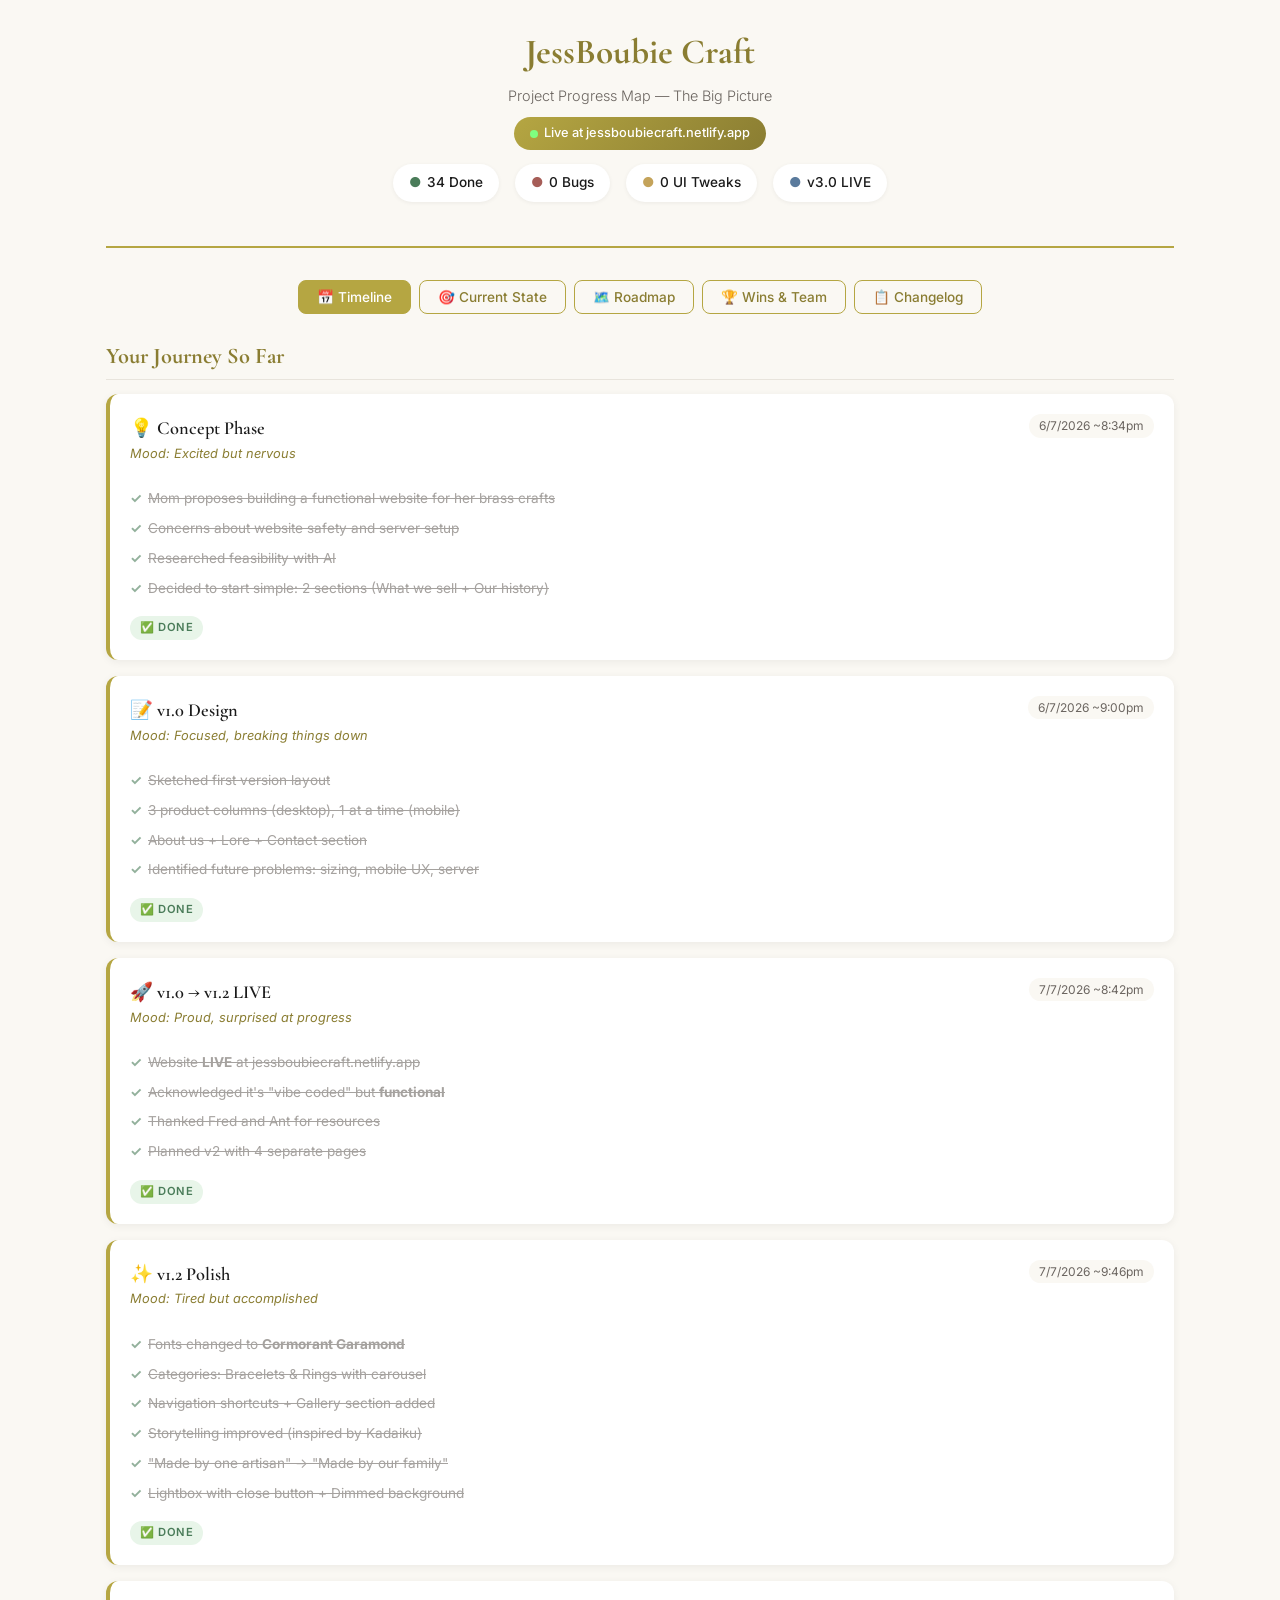
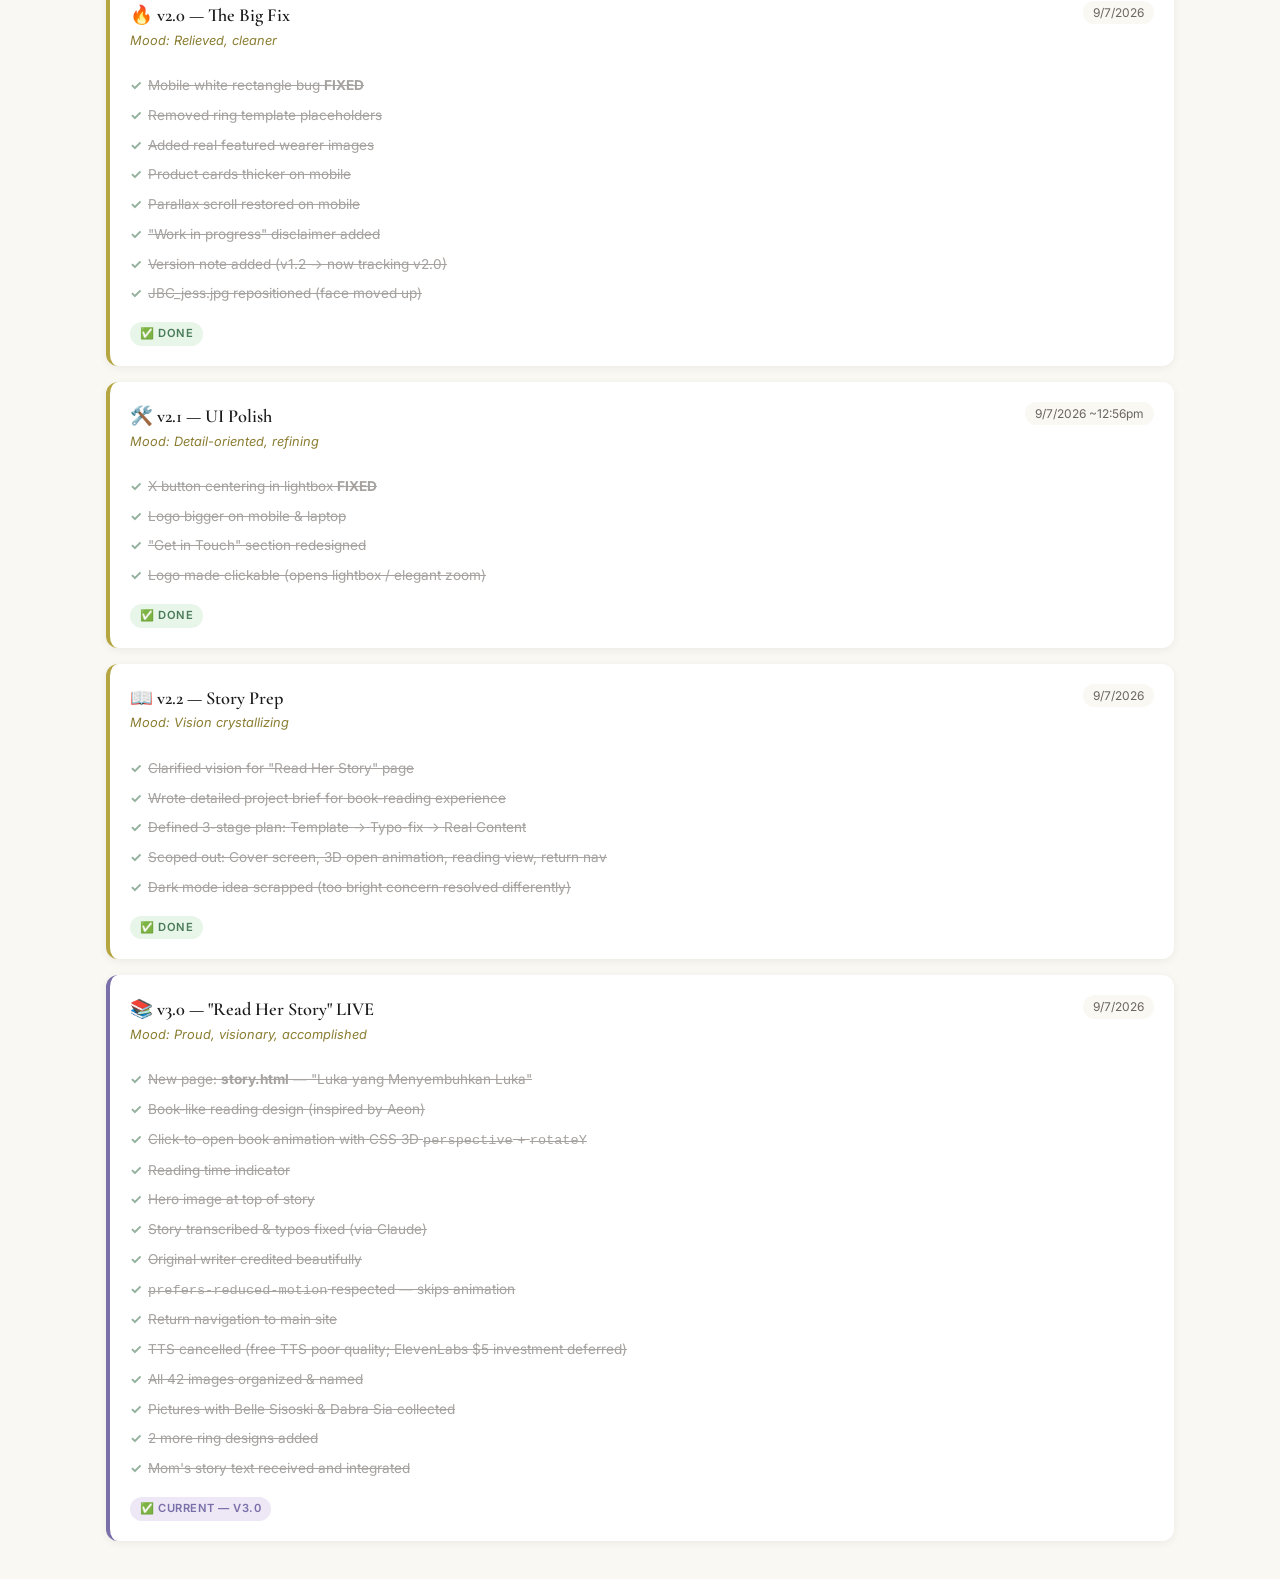
<file: assets/projects/JBCv3.0_progress.html>
<!DOCTYPE html>
<html lang="en">
<head>
<meta charset="UTF-8">
<meta name="viewport" content="width=device-width, initial-scale=1.0">
<title>JBC Progress Map</title>
<style>
  @import url('https://fonts.googleapis.com/css2?family=Cormorant+Garamond:ital,wght@0,400;0,600;0,700;1,400&family=Inter:wght@300;400;500;600&display=swap');

  :root {
    --brass: #b5a642;
    --brass-light: #d4c574;
    --brass-dark: #8a7d32;
    --ink: #1a1a1a;
    --parchment: #faf8f3;
    --warm-gray: #6b6560;
    --success: #4a7c59;
    --warning: #c4a35a;
    --danger: #a65d57;
    --info: #5a7a9c;
    --soft-purple: #7a6fa8;
  }

  * { box-sizing: border-box; margin: 0; padding: 0; }

  body {
    font-family: 'Inter', sans-serif;
    background: var(--parchment);
    color: var(--ink);
    line-height: 1.6;
  }

  .container {
    max-width: 1100px;
    margin: 0 auto;
    padding: 24px 16px;
  }

  .header {
    text-align: center;
    margin-bottom: 32px;
    padding-bottom: 20px;
    border-bottom: 2px solid var(--brass);
  }

  .header h1 {
    font-family: 'Cormorant Garamond', serif;
    font-size: 2.2rem;
    font-weight: 700;
    color: var(--brass-dark);
    margin-bottom: 4px;
  }

  .header .subtitle {
    font-size: 0.9rem;
    color: var(--warm-gray);
    font-weight: 300;
  }

  .live-badge {
    display: inline-flex;
    align-items: center;
    gap: 6px;
    background: linear-gradient(135deg, var(--brass), var(--brass-dark));
    color: white;
    padding: 6px 16px;
    border-radius: 20px;
    font-size: 0.8rem;
    font-weight: 500;
    margin-top: 10px;
    text-decoration: none;
    transition: transform 0.2s;
  }

  .live-badge:hover { transform: scale(1.05); }
  .live-badge .dot {
    width: 8px; height: 8px;
    background: #7fff7f;
    border-radius: 50%;
    animation: pulse 2s infinite;
  }

  @keyframes pulse {
    0%, 100% { opacity: 1; }
    50% { opacity: 0.4; }
  }

  .tabs {
    display: flex;
    gap: 8px;
    margin-bottom: 24px;
    flex-wrap: wrap;
    justify-content: center;
  }

  .tab-btn {
    padding: 8px 18px;
    border: 1.5px solid var(--brass);
    background: transparent;
    color: var(--brass-dark);
    border-radius: 8px;
    cursor: pointer;
    font-family: 'Inter', sans-serif;
    font-size: 0.85rem;
    font-weight: 500;
    transition: all 0.2s;
  }

  .tab-btn:hover { background: rgba(181, 166, 66, 0.1); }
  .tab-btn.active {
    background: var(--brass);
    color: white;
    border-color: var(--brass);
  }

  .tab-panel { display: none; }
  .tab-panel.active { display: block; animation: fadeIn 0.3s ease; }

  @keyframes fadeIn {
    from { opacity: 0; transform: translateY(8px); }
    to { opacity: 1; transform: translateY(0); }
  }

  .card {
    background: white;
    border-radius: 12px;
    padding: 20px;
    margin-bottom: 16px;
    box-shadow: 0 2px 8px rgba(0,0,0,0.06);
    border-left: 4px solid var(--brass);
  }

  .card-header {
    display: flex;
    justify-content: space-between;
    align-items: flex-start;
    margin-bottom: 10px;
  }

  .card-title {
    font-family: 'Cormorant Garamond', serif;
    font-size: 1.15rem;
    font-weight: 600;
    color: var(--ink);
  }

  .card-date {
    font-size: 0.75rem;
    color: var(--warm-gray);
    background: var(--parchment);
    padding: 2px 10px;
    border-radius: 12px;
  }

  .card-mood {
    font-size: 0.8rem;
    color: var(--brass-dark);
    font-style: italic;
    margin-bottom: 10px;
  }

  .card-list {
    list-style: none;
    font-size: 0.85rem;
    color: var(--warm-gray);
  }

  .card-list li {
    padding: 4px 0;
    padding-left: 18px;
    position: relative;
  }

  .card-list li::before {
    content: "›";
    position: absolute;
    left: 0;
    color: var(--brass);
    font-weight: bold;
  }

  .card-list li.done { text-decoration: line-through; opacity: 0.6; }
  .card-list li.done::before { content: "✓"; color: var(--success); }

  .status-badge {
    display: inline-block;
    padding: 3px 10px;
    border-radius: 12px;
    font-size: 0.7rem;
    font-weight: 600;
    text-transform: uppercase;
    letter-spacing: 0.5px;
  }

  .status-done { background: #e8f5e9; color: var(--success); }
  .status-planned { background: #fff3e0; color: var(--warning); }
  .status-vision { background: #e3f2fd; color: var(--info); }
  .status-bug { background: #ffebee; color: var(--danger); }
  .status-current { background: #ede7f6; color: var(--soft-purple); }

  .progress-section {
    margin-bottom: 24px;
  }

  .progress-header {
    display: flex;
    justify-content: space-between;
    align-items: center;
    margin-bottom: 8px;
  }

  .progress-label {
    font-size: 0.9rem;
    font-weight: 600;
    color: var(--ink);
  }

  .progress-value {
    font-size: 0.85rem;
    color: var(--brass-dark);
    font-weight: 600;
  }

  .progress-bar-bg {
    height: 10px;
    background: #e8e4dc;
    border-radius: 5px;
    overflow: hidden;
  }

  .progress-bar-fill {
    height: 100%;
    border-radius: 5px;
    transition: width 0.8s ease;
  }

  .fill-done { background: linear-gradient(90deg, var(--success), #6ab77a); }
  .fill-planned { background: linear-gradient(90deg, var(--warning), #e8c97a); }
  .fill-bug { background: linear-gradient(90deg, var(--danger), #c97a74); }
  .fill-current { background: linear-gradient(90deg, var(--soft-purple), #9e94c7); }

  .feature-grid {
    display: grid;
    grid-template-columns: repeat(auto-fill, minmax(260px, 1fr));
    gap: 12px;
    margin-top: 12px;
  }

  .feature-item {
    display: flex;
    align-items: center;
    gap: 10px;
    padding: 10px 14px;
    background: white;
    border-radius: 8px;
    font-size: 0.85rem;
    box-shadow: 0 1px 4px rgba(0,0,0,0.04);
  }

  .feature-item.done { opacity: 0.7; background: #f1f8e9; }

  .feature-icon {
    font-size: 1.1rem;
    flex-shrink: 0;
  }

  .roadmap-version {
    margin-bottom: 20px;
  }

  .version-header {
    display: flex;
    align-items: center;
    gap: 10px;
    margin-bottom: 10px;
  }

  .version-name {
    font-family: 'Cormorant Garamond', serif;
    font-size: 1.3rem;
    font-weight: 700;
  }

  .needs-box {
    background: #fff8e1;
    border: 1px dashed var(--warning);
    border-radius: 8px;
    padding: 12px;
    margin-top: 10px;
  }

  .needs-title {
    font-size: 0.8rem;
    font-weight: 600;
    color: var(--warning);
    margin-bottom: 6px;
    text-transform: uppercase;
    letter-spacing: 0.5px;
  }

  .people-grid {
    display: grid;
    grid-template-columns: repeat(auto-fill, minmax(200px, 1fr));
    gap: 12px;
  }

  .person-card {
    background: white;
    padding: 16px;
    border-radius: 10px;
    text-align: center;
    box-shadow: 0 2px 6px rgba(0,0,0,0.05);
  }

  .person-avatar {
    width: 50px; height: 50px;
    border-radius: 50%;
    background: linear-gradient(135deg, var(--brass), var(--brass-dark));
    display: flex;
    align-items: center;
    justify-content: center;
    color: white;
    font-size: 1.2rem;
    font-weight: 700;
    margin: 0 auto 10px;
  }

  .person-name {
    font-weight: 600;
    font-size: 0.95rem;
    margin-bottom: 4px;
  }

  .person-role {
    font-size: 0.8rem;
    color: var(--warm-gray);
  }

  .concern-row {
    display: flex;
    justify-content: space-between;
    align-items: center;
    padding: 12px 16px;
    background: white;
    margin-bottom: 8px;
    border-radius: 8px;
    box-shadow: 0 1px 4px rgba(0,0,0,0.04);
  }

  .concern-label {
    font-weight: 500;
    font-size: 0.9rem;
  }

  .concern-status {
    font-size: 0.85rem;
  }

  .section-title {
    font-family: 'Cormorant Garamond', serif;
    font-size: 1.4rem;
    font-weight: 700;
    color: var(--brass-dark);
    margin: 24px 0 14px 0;
    padding-bottom: 6px;
    border-bottom: 1px solid #e8e4dc;
  }

  .section-title:first-child { margin-top: 0; }

  .stats-bar {
    display: flex;
    gap: 16px;
    justify-content: center;
    margin-bottom: 24px;
    flex-wrap: wrap;
  }

  .stat-pill {
    background: white;
    padding: 8px 16px;
    border-radius: 20px;
    font-size: 0.85rem;
    font-weight: 500;
    box-shadow: 0 1px 4px rgba(0,0,0,0.06);
    display: flex;
    align-items: center;
    gap: 6px;
  }

  .changelog-grid {
    display: grid;
    grid-template-columns: repeat(auto-fill, minmax(300px, 1fr));
    gap: 12px;
  }

  .changelog-card {
    background: white;
    border-radius: 10px;
    padding: 16px;
    box-shadow: 0 1px 6px rgba(0,0,0,0.05);
  }

  .changelog-version {
    font-family: 'Cormorant Garamond', serif;
    font-size: 1.1rem;
    font-weight: 700;
    color: var(--brass-dark);
    margin-bottom: 8px;
  }

  .changelog-list {
    list-style: none;
    font-size: 0.8rem;
    color: var(--warm-gray);
  }

  .changelog-list li {
    padding: 3px 0;
    padding-left: 16px;
    position: relative;
  }

  .changelog-list li::before {
    content: "•";
    position: absolute;
    left: 0;
    color: var(--brass);
  }

  .changelog-list li.add::before { content: "+"; color: var(--success); font-weight: bold; }
  .changelog-list li.fix::before { content: "🔧"; }
  .changelog-list li.imp::before { content: "✨"; }
  .changelog-list li.scrapped::before { content: "✗"; color: var(--danger); }

  .note-box {
    background: #e3f2fd;
    border-left: 4px solid var(--info);
    border-radius: 8px;
    padding: 14px;
    margin: 12px 0;
    font-size: 0.85rem;
    color: var(--warm-gray);
  }

  .note-box strong {
    color: var(--info);
  }

  @media (max-width: 600px) {
    .header h1 { font-size: 1.6rem; }
    .card-header { flex-direction: column; gap: 6px; }
    .feature-grid { grid-template-columns: 1fr; }
    .people-grid { grid-template-columns: 1fr; }
    .changelog-grid { grid-template-columns: 1fr; }
  }
</style>
<base target="_blank">
<base target="_blank">
</head>
<body>
<div class="container">
  <div class="header">
    <h1>JessBoubie Craft</h1>
    <div class="subtitle">Project Progress Map &mdash; The Big Picture</div>
    <a href="https://jessboubiecraft.netlify.app/" target="_blank" class="live-badge">
      <span class="dot"></span> Live at jessboubiecraft.netlify.app
    </a>
    <div class="stats-bar" style="margin-top: 14px;">
      <div class="stat-pill"><span style="color: var(--success);">●</span> 34 Done</div>
      <div class="stat-pill"><span style="color: var(--danger);">●</span> 0 Bugs</div>
      <div class="stat-pill"><span style="color: var(--warning);">●</span> 0 UI Tweaks</div>
      <div class="stat-pill"><span style="color: var(--info);">●</span> v3.0 LIVE</div>
    </div>
  </div>

  <div class="tabs">
    <button class="tab-btn active" onclick="showTab('timeline')">📅 Timeline</button>
    <button class="tab-btn" onclick="showTab('current')">🎯 Current State</button>
    <button class="tab-btn" onclick="showTab('roadmap')">🗺️ Roadmap</button>
    <button class="tab-btn" onclick="showTab('wins')">🏆 Wins & Team</button>
    <button class="tab-btn" onclick="showTab('changelog')">📋 Changelog</button>
  </div>

  <!-- TIMELINE TAB -->
  <div id="timeline" class="tab-panel active">
    <div class="section-title">Your Journey So Far</div>

    <div class="card">
      <div class="card-header">
        <div>
          <div class="card-title">💡 Concept Phase</div>
          <div class="card-mood">Mood: Excited but nervous</div>
        </div>
        <span class="card-date">6/7/2026 ~8:34pm</span>
      </div>
      <ul class="card-list">
        <li class="done">Mom proposes building a functional website for her brass crafts</li>
        <li class="done">Concerns about website safety and server setup</li>
        <li class="done">Researched feasibility with AI</li>
        <li class="done">Decided to start simple: 2 sections (What we sell + Our history)</li>
      </ul>
      <div style="margin-top:10px"><span class="status-badge status-done">✅ Done</span></div>
    </div>

    <div class="card">
      <div class="card-header">
        <div>
          <div class="card-title">📝 v1.0 Design</div>
          <div class="card-mood">Mood: Focused, breaking things down</div>
        </div>
        <span class="card-date">6/7/2026 ~9:00pm</span>
      </div>
      <ul class="card-list">
        <li class="done">Sketched first version layout</li>
        <li class="done">3 product columns (desktop), 1 at a time (mobile)</li>
        <li class="done">About us + Lore + Contact section</li>
        <li class="done">Identified future problems: sizing, mobile UX, server</li>
      </ul>
      <div style="margin-top:10px"><span class="status-badge status-done">✅ Done</span></div>
    </div>

    <div class="card">
      <div class="card-header">
        <div>
          <div class="card-title">🚀 v1.0 → v1.2 LIVE</div>
          <div class="card-mood">Mood: Proud, surprised at progress</div>
        </div>
        <span class="card-date">7/7/2026 ~8:42pm</span>
      </div>
      <ul class="card-list">
        <li class="done">Website <strong>LIVE</strong> at jessboubiecraft.netlify.app</li>
        <li class="done">Acknowledged it's "vibe coded" but <strong>functional</strong></li>
        <li class="done">Thanked Fred and Ant for resources</li>
        <li class="done">Planned v2 with 4 separate pages</li>
      </ul>
      <div style="margin-top:10px"><span class="status-badge status-done">✅ Done</span></div>
    </div>

    <div class="card">
      <div class="card-header">
        <div>
          <div class="card-title">✨ v1.2 Polish</div>
          <div class="card-mood">Mood: Tired but accomplished</div>
        </div>
        <span class="card-date">7/7/2026 ~9:46pm</span>
      </div>
      <ul class="card-list">
        <li class="done">Fonts changed to <strong>Cormorant Garamond</strong></li>
        <li class="done">Categories: Bracelets & Rings with carousel</li>
        <li class="done">Navigation shortcuts + Gallery section added</li>
        <li class="done">Storytelling improved (inspired by Kadaiku)</li>
        <li class="done">"Made by one artisan" → "Made by our family"</li>
        <li class="done">Lightbox with close button + Dimmed background</li>
      </ul>
      <div style="margin-top:10px"><span class="status-badge status-done">✅ Done</span></div>
    </div>

    <div class="card">
      <div class="card-header">
        <div>
          <div class="card-title">🔥 v2.0 — The Big Fix</div>
          <div class="card-mood">Mood: Relieved, cleaner</div>
        </div>
        <span class="card-date">9/7/2026</span>
      </div>
      <ul class="card-list">
        <li class="done">Mobile white rectangle bug <strong>FIXED</strong></li>
        <li class="done">Removed ring template placeholders</li>
        <li class="done">Added real featured wearer images</li>
        <li class="done">Product cards thicker on mobile</li>
        <li class="done">Parallax scroll restored on mobile</li>
        <li class="done">"Work in progress" disclaimer added</li>
        <li class="done">Version note added (v1.2 → now tracking v2.0)</li>
        <li class="done">JBC_jess.jpg repositioned (face moved up)</li>
      </ul>
      <div style="margin-top:10px"><span class="status-badge status-done">✅ Done</span></div>
    </div>

    <div class="card">
      <div class="card-header">
        <div>
          <div class="card-title">🛠️ v2.1 — UI Polish</div>
          <div class="card-mood">Mood: Detail-oriented, refining</div>
        </div>
        <span class="card-date">9/7/2026 ~12:56pm</span>
      </div>
      <ul class="card-list">
        <li class="done">X button centering in lightbox <strong>FIXED</strong></li>
        <li class="done">Logo bigger on mobile & laptop</li>
        <li class="done">"Get in Touch" section redesigned</li>
        <li class="done">Logo made clickable (opens lightbox / elegant zoom)</li>
      </ul>
      <div style="margin-top:10px"><span class="status-badge status-done">✅ Done</span></div>
    </div>

    <div class="card">
      <div class="card-header">
        <div>
          <div class="card-title">📖 v2.2 — Story Prep</div>
          <div class="card-mood">Mood: Vision crystallizing</div>
        </div>
        <span class="card-date">9/7/2026</span>
      </div>
      <ul class="card-list">
        <li class="done">Clarified vision for "Read Her Story" page</li>
        <li class="done">Wrote detailed project brief for book-reading experience</li>
        <li class="done">Defined 3-stage plan: Template → Typo-fix → Real Content</li>
        <li class="done">Scoped out: Cover screen, 3D open animation, reading view, return nav</li>
        <li class="done">Dark mode idea scrapped (too bright concern resolved differently)</li>
      </ul>
      <div style="margin-top:10px"><span class="status-badge status-done">✅ Done</span></div>
    </div>

    <div class="card" style="border-left-color: var(--soft-purple);">
      <div class="card-header">
        <div>
          <div class="card-title">📚 v3.0 — "Read Her Story" LIVE</div>
          <div class="card-mood">Mood: Proud, visionary, accomplished</div>
        </div>
        <span class="card-date">9/7/2026</span>
      </div>
      <ul class="card-list">
        <li class="done">New page: <strong>story.html</strong> — "Luka yang Menyembuhkan Luka"</li>
        <li class="done">Book-like reading design (inspired by Aeon)</li>
        <li class="done">Click-to-open book animation with CSS 3D <code>perspective</code> + <code>rotateY</code></li>
        <li class="done">Reading time indicator</li>
        <li class="done">Hero image at top of story</li>
        <li class="done">Story transcribed & typos fixed (via Claude)</li>
        <li class="done">Original writer credited beautifully</li>
        <li class="done"><code>prefers-reduced-motion</code> respected — skips animation</li>
        <li class="done">Return navigation to main site</li>
        <li class="done">TTS cancelled (free TTS poor quality; ElevenLabs $5 investment deferred)</li>
        <li class="done">All 42 images organized & named</li>
        <li class="done">Pictures with Belle Sisoski & Dabra Sia collected</li>
        <li class="done">2 more ring designs added</li>
        <li class="done">Mom's story text received and integrated</li>
      </ul>
      <div style="margin-top:10px"><span class="status-badge status-current">✅ CURRENT — v3.0</span></div>
    </div>
  </div>

  <!-- CURRENT STATE TAB -->
  <div id="current" class="tab-panel">
    <div class="section-title">v3.0 — What's Working</div>
    <div class="feature-grid">
      <div class="feature-item done"><span class="feature-icon">🛍️</span> Product catalog (Bracelets + Rings)</div>
      <div class="feature-item done"><span class="feature-icon">◀▶</span> Image carousel with arrows</div>
      <div class="feature-item done"><span class="feature-icon">🔍</span> Lightbox with X close button (centered)</div>
      <div class="feature-item done"><span class="feature-icon">🔗</span> Navigation shortcuts</div>
      <div class="feature-item done"><span class="feature-icon">🖼️</span> Gallery section</div>
      <div class="feature-item done"><span class="feature-icon">📖</span> Heartfelt storytelling</div>
      <div class="feature-item done"><span class="feature-icon">📱</span> Responsive design (no more white space)</div>
      <div class="feature-item done"><span class="feature-icon">✒️</span> Font: Cormorant Garamond</div>
      <div class="feature-item done"><span class="feature-icon">🌅</span> Dimmed background + parallax</div>
      <div class="feature-item done"><span class="feature-icon">📞</span> WhatsApp + Instagram contact</div>
      <div class="feature-item done"><span class="feature-icon">👤</span> Featured wearers section (real images)</div>
      <div class="feature-item done"><span class="feature-icon">⚠️</span> "Work in progress" disclaimer</div>
      <div class="feature-item done"><span class="feature-icon">📐</span> Thicker product cards (mobile)</div>
      <div class="feature-item done"><span class="feature-icon">🖼️</span> JBC_jess.jpg repositioned</div>
      <div class="feature-item done"><span class="feature-icon">🔍</span> Bigger logo (mobile + laptop)</div>
      <div class="feature-item done"><span class="feature-icon">🖱️</span> Clickable logo (lightbox zoom)</div>
      <div class="feature-item done"><span class="feature-icon">📞</span> Redesigned "Get in Touch" section</div>
      <div class="feature-item done"><span class="feature-icon">📚</span> <strong>NEW:</strong> "Read Her Story" book page</div>
      <div class="feature-item done"><span class="feature-icon">📖</span> 3D book open animation</div>
      <div class="feature-item done"><span class="feature-icon">⏱️</span> Reading time indicator</div>
      <div class="feature-item done"><span class="feature-icon">♿</span> Reduced-motion accessibility</div>
      <div class="feature-item done"><span class="feature-icon">🏷️</span> Original writer credited</div>
    </div>

    <div class="section-title">🐛 Active Bugs</div>
    <div class="note-box">
      <strong>Zero active bugs.</strong> All known issues from v2.0 have been resolved. The X button is centered, mobile layout is clean, and the logo scales properly across devices.
    </div>

    <div class="section-title">🔧 UI Improvements Needed</div>
    <div class="note-box">
      <strong>All v2.1 UI tweaks complete.</strong> Logo sizing, Get in Touch redesign, and clickable logo are all shipped. No pending UI tweaks.
    </div>
  </div>

  <!-- ROADMAP TAB -->
  <div id="roadmap" class="tab-panel">
    <div class="roadmap-version">
      <div class="version-header">
        <span class="version-name" style="color: var(--success)">v3.0</span>
        <span class="status-badge status-done">✅ SHIPPED</span>
      </div>
      <div class="feature-grid">
        <div class="feature-item done"><span class="feature-icon">📖</span> "Luka yang Menyembuhkan Luka" — Mom's story page</div>
        <div class="feature-item done"><span class="feature-icon">📚</span> Book-like reading design (inspired by Aeon)</div>
        <div class="feature-item done"><span class="feature-icon">⏱️</span> Approximate reading time indicator</div>
        <div class="feature-item done"><span class="feature-icon">🖼️</span> Hero image at top of story</div>
        <div class="feature-item done"><span class="feature-icon">✍️</span> Transcribe & fix typos</div>
        <div class="feature-item done"><span class="feature-icon">🏷️</span> Original writer credited beautifully</div>
        <div class="feature-item done"><span class="feature-icon">♿</span> prefers-reduced-motion support</div>
      </div>
    </div>

    <div class="roadmap-version">
      <div class="version-header">
        <span class="version-name" style="color: var(--warning)">v3.1</span>
        <span class="status-badge status-planned">Next Up</span>
      </div>
      <div class="feature-grid">
        <div class="feature-item"><span class="feature-icon">🖼️</span> Add appropriate pictures throughout the autobiography page</div>
        <div class="feature-item"><span class="feature-icon">🔧</span> Typo-fix pass on story page (post-template cleanup)</div>
      </div>
    </div>

    <div class="roadmap-version">
      <div class="version-header">
        <span class="version-name" style="color: var(--info)">v3.5</span>
        <span class="status-badge status-vision">Consideration</span>
      </div>
      <div class="note-box" style="margin-bottom: 10px;">
        <strong>Note:</strong> These are <em>considerations</em>, not must-dos. The current single-page design is working well. Only pursue if content loading becomes sluggish or cluttered.
      </div>
      <div class="feature-grid">
        <div class="feature-item"><span class="feature-icon">🏠</span> 4 separate pages (Home, Product, Gallery, About) — <em>only if needed</em></div>
        <div class="feature-item"><span class="feature-icon">👤</span> Homepage model section</div>
        <div class="feature-item"><span class="feature-icon">🛍️</span> Full product categorization by tribe theme (Dusun Liwan / Dusun Tobilung)</div>
        <div class="feature-item"><span class="feature-icon">📁</span> Proper file structure (assets/css/js/pages)</div>
      </div>
    </div>

    <div class="roadmap-version">
      <div class="version-header">
        <span class="version-name" style="color: var(--warm-gray)">v4.0</span>
        <span class="status-badge status-vision">Far Future</span>
      </div>
      <div class="note-box" style="margin-bottom: 10px;">
        <strong>Note:</strong> These are advanced optimizations. Evaluate if they meaningfully improve the site for your users before investing time.
      </div>
      <div class="feature-grid">
        <div class="feature-item"><span class="feature-icon">🔧</span> Build step (Vite/Parcel) — <em>speeds up development, bundles assets</em></div>
        <div class="feature-item"><span class="feature-icon">🖼️</span> srcset responsive images — <em>serves smaller images to mobile</em></div>
        <div class="feature-item"><span class="feature-icon">🔒</span> noopener noreferrer security — <em>prevents tabnabbing on external links</em></div>
        <div class="feature-item"><span class="feature-icon">🗺️</span> sitemap.xml for SEO — <em>helps search engines index pages</em></div>
        <div class="feature-item"><span class="feature-icon">🤖</span> AI research agent — <em>vague idea, needs scoping</em></div>
        <div class="feature-item"><span class="feature-icon">🔊</span> TTS for story page — <em>deferred; requires ElevenLabs investment ($5)</em></div>
      </div>
    </div>
  </div>

  <!-- WINS TAB -->
  <div id="wins" class="tab-panel">
    <div class="section-title">🏆 Learning Wins</div>
    <div class="feature-grid">
      <div class="feature-item"><span class="feature-icon">🚀</span> Netlify deployment</div>
      <div class="feature-item"><span class="feature-icon">🐙</span> GitHub as backup</div>
      <div class="feature-item"><span class="feature-icon">◀▶</span> Carousel implementation</div>
      <div class="feature-item"><span class="feature-icon">🔍</span> Lightbox/modal patterns</div>
      <div class="feature-item"><span class="feature-icon">✒️</span> Google Fonts API loading</div>
      <div class="feature-item"><span class="feature-icon">📱</span> Responsive design + mobile debugging</div>
      <div class="feature-item"><span class="feature-icon">🧩</span> Breaking tasks into chunks</div>
      <div class="feature-item"><span class="feature-icon">🌊</span> Parallax scroll effects</div>
      <div class="feature-item"><span class="feature-icon">🎨</span> Dimmed background overlays</div>
      <div class="feature-item"><span class="feature-icon">🐛</span> Debugging mobile layout issues</div>
      <div class="feature-item"><span class="feature-icon">📝</span> Storytelling for brand voice</div>
      <div class="feature-item"><span class="feature-icon">⚡</span> v1.0 → v3.0 rapid iteration</div>
      <div class="feature-item"><span class="feature-icon">📐</span> CSS 3D transforms (perspective, rotateY)</div>
      <div class="feature-item"><span class="feature-icon">♿</span> Accessibility: prefers-reduced-motion</div>
      <div class="feature-item"><span class="feature-icon">📚</span> Book-like UI design patterns</div>
      <div class="feature-item"><span class="feature-icon">🎯</span> Writing detailed project briefs</div>
      <div class="feature-item"><span class="feature-icon">🔁</span> Git push workflow (v1 → v2 → v3)</div>
    </div>

    <div class="section-title">👥 Your Support Team</div>
    <div class="people-grid">
      <div class="person-card">
        <div class="person-avatar">F</div>
        <div class="person-name">Fred</div>
        <div class="person-role">Moral support, mini-project mindset, roadmap ideas</div>
      </div>
      <div class="person-card">
        <div class="person-avatar">A</div>
        <div class="person-name">Ant (Anthonny)</div>
        <div class="person-role">Technical guidance, UI/UX, server knowledge</div>
      </div>
      <div class="person-card">
        <div class="person-avatar">M</div>
        <div class="person-name">Mom</div>
        <div class="person-role">Content provider, artisan, business owner, storyteller</div>
      </div>
      <div class="person-card">
        <div class="person-avatar">AI</div>
        <div class="person-name">Claude / Kimi</div>
        <div class="person-role">Transcription, code generation, debugging partner</div>
      </div>
    </div>

    <div class="section-title">✅ Concerns Resolved</div>
    <div class="concern-row">
      <span class="concern-label">🖥️ Server setup</span>
      <span class="concern-status" style="color: var(--success)">✅ Netlify free tier — no laptop needed 24/7</span>
    </div>
    <div class="concern-row">
      <span class="concern-label">📱 Mobile layout broken</span>
      <span class="concern-status" style="color: var(--success)">✅ FIXED — no more white rectangle</span>
    </div>
    <div class="concern-row">
      <span class="concern-label">💰 Cost</span>
      <span class="concern-status" style="color: var(--success)">✅ Free for now</span>
    </div>
    <div class="concern-row">
      <span class="concern-label">🤔 Is this even possible?</span>
      <span class="concern-status" style="color: var(--success); font-weight: 700">✅ YES — YOU BUILT IT!</span>
    </div>
    <div class="concern-row">
      <span class="concern-label">🔄 Can I iterate fast?</span>
      <span class="concern-status" style="color: var(--success)">✅ v1.0 → v3.0 in 3 days</span>
    </div>
    <div class="concern-row">
      <span class="concern-label">📖 Can I tell Mom's story beautifully?</span>
      <span class="concern-status" style="color: var(--success); font-weight: 700">✅ YES — "Read Her Story" is LIVE</span>
    </div>
  </div>

  <!-- CHANGELOG TAB -->
  <div id="changelog" class="tab-panel">
    <div class="section-title">📋 Detailed Changelog</div>

    <div class="changelog-grid">
      <div class="changelog-card">
        <div class="changelog-version">v3.0 — "Read Her Story"</div>
        <ul class="changelog-list">
          <li class="add">New page: story.html with book-reading experience</li>
          <li class="add">3D book open animation (CSS perspective + rotateY)</li>
          <li class="add">Reading time indicator</li>
          <li class="add">Hero image at top of story</li>
          <li class="add">Return navigation to homepage</li>
          <li class="add">Original writer credit section</li>
          <li class="imp">Story transcribed and typo-fixed</li>
          <li class="imp">Respects prefers-reduced-motion</li>
          <li class="scrapped">TTS deferred (quality/cost)</li>
          <li class="scrapped">Dark mode deferred</li>
        </ul>
      </div>

      <div class="changelog-card">
        <div class="changelog-version">v2.1 — UI Polish</div>
        <ul class="changelog-list">
          <li class="fix">X button centering in lightbox</li>
          <li class="imp">Bigger logo on mobile & laptop</li>
          <li class="imp">Redesigned "Get in Touch" section</li>
          <li class="add">Clickable logo (lightbox zoom)</li>
        </ul>
      </div>

      <div class="changelog-card">
        <div class="changelog-version">v2.0 — The Big Fix</div>
        <ul class="changelog-list">
          <li class="fix">Fixed mobile white rectangle bug</li>
          <li class="fix">Removed ring template placeholders</li>
          <li class="add">Added real featured wearer images</li>
          <li class="imp">Thicker product cards on mobile</li>
          <li class="fix">Restored parallax scroll on mobile</li>
          <li class="add">Added "Work in Progress" disclaimer</li>
          <li class="add">Added version tracking note</li>
          <li class="imp">Repositioned JBC_jess.jpg (face up)</li>
        </ul>
      </div>

      <div class="changelog-card">
        <div class="changelog-version">v1.2 — Polish</div>
        <ul class="changelog-list">
          <li class="imp">Font: Cormorant Garamond</li>
          <li class="add">Categories: Bracelets & Rings</li>
          <li class="add">Image carousel with arrows</li>
          <li class="add">Navigation shortcuts</li>
          <li class="add">Gallery section</li>
          <li class="imp">Heartfelt storytelling (Kadaiku-inspired)</li>
          <li class="imp">"Made by one artisan" → "Made by us"</li>
          <li class="add">Lightbox with X close button</li>
          <li class="add">Dimmed background overlay</li>
        </ul>
      </div>

      <div class="changelog-card">
        <div class="changelog-version">v1.0 — First Live</div>
        <ul class="changelog-list">
          <li class="add">Website LIVE on Netlify</li>
          <li class="add">3 product columns (desktop)</li>
          <li class="add">About us + Lore + Contact</li>
          <li class="add">Responsive basics</li>
          <li class="add">WhatsApp + Instagram links</li>
        </ul>
      </div>

      <div class="changelog-card">
        <div class="changelog-version">v3.1 (Planned)</div>
        <ul class="changelog-list">
          <li class="add">Add pictures throughout autobiography</li>
          <li class="fix">Typo-fix pass on story page</li>
        </ul>
      </div>

      <div class="changelog-card">
        <div class="changelog-version">v3.5+ (Consideration)</div>
        <ul class="changelog-list">
          <li class="add">4 separate pages (if needed)</li>
          <li class="add">Tribe-based categorization</li>
          <li class="add">Proper file structure</li>
        </ul>
      </div>

      <div class="changelog-card">
        <div class="changelog-version">v4.0 (Far Future)</div>
        <ul class="changelog-list">
          <li class="add">Build system (Vite/Parcel)</li>
          <li class="add">srcset responsive images</li>
          <li class="add">noopener noreferrer</li>
          <li class="add">sitemap.xml</li>
          <li class="add">AI research agent</li>
          <li class="add">TTS (if invested)</li>
        </ul>
      </div>
    </div>
  </div>
</div>

<script>
  function showTab(tabId) {
    document.querySelectorAll('.tab-panel').forEach(p => p.classList.remove('active'));
    document.querySelectorAll('.tab-btn').forEach(b => b.classList.remove('active'));
    document.getElementById(tabId).classList.add('active');
    event.target.classList.add('active');
  }
</script>
</body>
</html>
</file>
